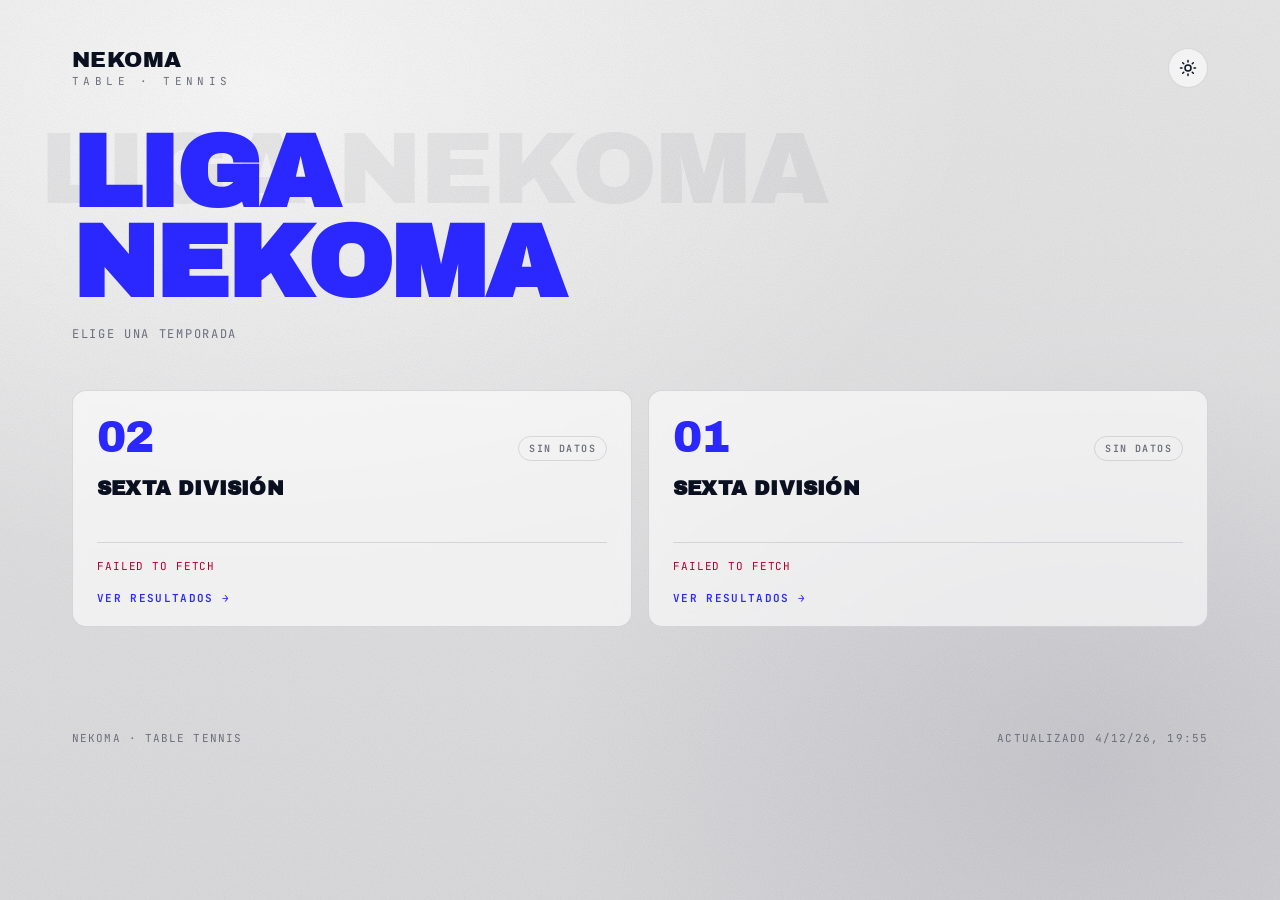
<file: index.html>
<!doctype html>
<html lang="es">
  <head>
    <meta charset="UTF-8" />
    <meta name="viewport" content="width=device-width, initial-scale=1.0" />
    <title>Liga Nekoma · Temporadas</title>
    <link rel="preconnect" href="https://fonts.googleapis.com" />
    <link rel="preconnect" href="https://fonts.gstatic.com" crossorigin />
    <link
      href="https://fonts.googleapis.com/css2?family=Archivo+Black&family=JetBrains+Mono:wght@400;600&family=Inter:wght@400;500;600;700&display=swap"
      rel="stylesheet"
    />
    <link rel="stylesheet" href="assets/styles.css" />
  </head>
  <body>
    <header>
      <div class="brand">NEKOMA<small>TABLE · TENNIS</small></div>
      <div class="header-actions">
        <button
          type="button"
          id="theme-toggle"
          class="theme-toggle"
          aria-label="Cambiar tema"
        >
          <svg
            class="icon-sun"
            width="18"
            height="18"
            viewBox="0 0 24 24"
            fill="none"
            stroke="currentColor"
            stroke-width="2"
            stroke-linecap="round"
            stroke-linejoin="round"
          >
            <circle cx="12" cy="12" r="4" />
            <path
              d="M12 2v2M12 20v2M4.93 4.93l1.41 1.41M17.66 17.66l1.41 1.41M2 12h2M20 12h2M4.93 19.07l1.41-1.41M17.66 6.34l1.41-1.41"
            />
          </svg>
          <svg
            class="icon-moon"
            width="18"
            height="18"
            viewBox="0 0 24 24"
            fill="none"
            stroke="currentColor"
            stroke-width="2"
            stroke-linecap="round"
            stroke-linejoin="round"
          >
            <path d="M21 12.79A9 9 0 1 1 11.21 3 7 7 0 0 0 21 12.79z" />
          </svg>
        </button>
      </div>
    </header>

    <section class="hero">
      <div class="ghost">LIGA NEKOMA</div>
      <h1>Liga<br />Nekoma</h1>
      <p class="hero-meta">Elige una temporada</p>
    </section>

    <main>
      <div class="seasons" id="seasons"></div>
    </main>

    <footer>
      <span>NEKOMA · TABLE TENNIS</span>
      <span id="updated"></span>
    </footer>

    <script src="assets/config.js"></script>
    <script src="assets/core.js"></script>
    <script src="assets/index.js"></script>
  </body>
</html>
</file>
<file: assets/styles.css>
:root {
  --bg: #e9e9ea;
  --bg-2: #dcdcde;
  --ink: #0b1020;
  --blue: #2a27ff;
  --blue-deep: #1a17d9;
  --muted: #6b6e7a;
  --line: rgba(11, 16, 32, 0.12);
  --card: rgba(255, 255, 255, 0.6);
  --hover: rgba(42, 39, 255, 0.04);
  --group: rgba(11, 16, 32, 0.04);
  --th-bg: rgba(255, 255, 255, 0.5);
  --select-arrow: "%230b1020";
}
body.dark {
  --bg: #0a0c14;
  --bg-2: #05060c;
  --ink: #e9ebf2;
  --blue: #5957ff;
  --blue-deep: #3f3ce6;
  --muted: #7e8393;
  --line: rgba(233, 235, 242, 0.1);
  --card: rgba(255, 255, 255, 0.035);
  --hover: rgba(89, 87, 255, 0.1);
  --group: rgba(255, 255, 255, 0.04);
  --th-bg: rgba(255, 255, 255, 0.03);
  --select-arrow: "%23e9ebf2";
}
body.dark::before {
  background:
    radial-gradient(
      1200px 800px at 20% 10%,
      rgba(89, 87, 255, 0.08),
      transparent 60%
    ),
    radial-gradient(
      900px 700px at 85% 85%,
      rgba(255, 255, 255, 0.04),
      transparent 60%
    ),
    linear-gradient(180deg, var(--bg) 0%, var(--bg-2) 100%) !important;
}
body.dark::after {
  opacity: 0.15;
  mix-blend-mode: screen;
}
body.dark .hero .ghost {
  color: rgba(233, 235, 242, 0.05);
}
body.dark .rank {
  background: var(--ink);
  color: #0a0c14;
}
body.dark .rank.top {
  background: var(--blue);
  color: #fff;
}

* {
  box-sizing: border-box;
}
html,
body {
  margin: 0;
  padding: 0;
}

body {
  font-family: "Inter", system-ui, sans-serif;
  color: var(--ink);
  background: var(--bg);
  min-height: 100vh;
  position: relative;
  overflow-x: hidden;
}

/* Grainy brushed background */
body::before {
  content: "";
  position: fixed;
  inset: 0;
  background:
    radial-gradient(
      1200px 800px at 20% 10%,
      rgba(255, 255, 255, 0.8),
      transparent 60%
    ),
    radial-gradient(
      900px 700px at 85% 85%,
      rgba(180, 180, 190, 0.5),
      transparent 60%
    ),
    linear-gradient(180deg, var(--bg) 0%, var(--bg-2) 100%);
  z-index: -2;
}
body::after {
  content: "";
  position: fixed;
  inset: 0;
  background-image: url("data:image/svg+xml;utf8,<svg xmlns='http://www.w3.org/2000/svg' width='240' height='240'><filter id='n'><feTurbulence type='fractalNoise' baseFrequency='0.85' numOctaves='2' stitchTiles='stitch'/><feColorMatrix values='0 0 0 0 0  0 0 0 0 0  0 0 0 0 0  0 0 0 0.35 0'/></filter><rect width='100%' height='100%' filter='url(%23n)' opacity='0.45'/></svg>");
  opacity: 0.35;
  mix-blend-mode: multiply;
  pointer-events: none;
  z-index: -1;
}

header {
  padding: 48px 32px 16px;
  max-width: 1200px;
  margin: 0 auto;
  display: flex;
  justify-content: space-between;
  align-items: flex-start;
  gap: 24px;
  flex-wrap: wrap;
}

.header-actions {
  display: flex;
  align-items: center;
  gap: 10px;
}

.brand {
  font-family: "Archivo Black", sans-serif;
  font-size: 22px;
  letter-spacing: 0.02em;
}
.brand small {
  display: block;
  font-family: "JetBrains Mono", monospace;
  font-weight: 400;
  font-size: 11px;
  letter-spacing: 0.4em;
  margin-top: 2px;
  color: var(--muted);
}

.hero {
  max-width: 1200px;
  margin: 0 auto;
  padding: 24px 32px 24px;
  position: relative;
}
.hero h1 {
  font-family: "Archivo Black", sans-serif;
  color: var(--blue);
  font-size: clamp(64px, 8vw, 140px);
  line-height: 0.88;
  margin: 0;
  letter-spacing: -0.02em;
  text-transform: uppercase;
  position: relative;
  z-index: 1;
}
.hero .ghost {
  position: absolute;
  top: 20px;
  left: 0;
  right: 0;
  font-family: "Archivo Black", sans-serif;
  font-size: clamp(64px, 8vw, 140px);
  line-height: 0.88;
  color: rgba(11, 16, 32, 0.06);
  white-space: nowrap;
  overflow: hidden;
  pointer-events: none;
  letter-spacing: -0.02em;
  text-transform: uppercase;
}
.hero .hero-meta {
  position: relative;
  z-index: 1;
  margin: 18px 0 0;
  font-family: "JetBrains Mono", monospace;
  font-size: 12px;
  letter-spacing: 0.14em;
  text-transform: uppercase;
  color: var(--muted);
  min-height: 16px;
}
.hero .hero-meta strong {
  color: var(--blue);
  font-weight: 600;
}

main {
  max-width: 1200px;
  margin: 0 auto;
  padding: 24px 32px 80px;
}

/* ---- Selector de temporada ---- */

.seasons {
  display: grid;
  grid-template-columns: repeat(auto-fit, minmax(300px, 1fr));
  gap: 16px;
}

.season-card {
  display: block;
  position: relative;
  text-decoration: none;
  color: inherit;
  background: var(--card);
  backdrop-filter: blur(6px);
  border: 1px solid var(--line);
  border-radius: 14px;
  padding: 24px 24px 20px;
  overflow: hidden;
  transition:
    border-color 0.15s,
    transform 0.15s,
    box-shadow 0.15s;
}
.season-card::before {
  content: "";
  position: absolute;
  inset: 0 auto 0 0;
  width: 3px;
  background: var(--blue);
  opacity: 0;
  transition: opacity 0.15s;
}
.season-card:hover {
  border-color: var(--blue);
  transform: translateY(-2px);
  box-shadow: 0 12px 32px rgba(11, 16, 32, 0.08);
}
.season-card:hover::before {
  opacity: 1;
}
.season-card:focus-visible {
  outline: 2px solid var(--blue);
  outline-offset: 3px;
}
body.dark .season-card:hover {
  box-shadow: 0 12px 32px rgba(0, 0, 0, 0.45);
}

.season-top {
  display: flex;
  align-items: baseline;
  justify-content: space-between;
  gap: 12px;
}
.season-num {
  font-family: "Archivo Black", sans-serif;
  font-size: 44px;
  line-height: 1;
  color: var(--blue);
  letter-spacing: -0.03em;
}
.season-status {
  font-family: "JetBrains Mono", monospace;
  font-size: 10px;
  font-weight: 600;
  letter-spacing: 0.14em;
  text-transform: uppercase;
  color: var(--muted);
  border: 1px solid var(--line);
  border-radius: 999px;
  padding: 5px 10px;
  white-space: nowrap;
}
.season-status.live {
  color: var(--blue);
  border-color: var(--blue);
}

.season-title {
  font-family: "Archivo Black", sans-serif;
  text-transform: uppercase;
  font-size: 20px;
  letter-spacing: 0.01em;
  margin: 16px 0 0;
  line-height: 1.15;
}
.season-period {
  font-family: "JetBrains Mono", monospace;
  font-size: 12px;
  letter-spacing: 0.1em;
  text-transform: uppercase;
  color: var(--muted);
  margin-top: 8px;
  min-height: 16px;
}
.season-stats {
  display: flex;
  flex-wrap: wrap;
  gap: 6px 14px;
  margin-top: 18px;
  padding-top: 16px;
  border-top: 1px solid var(--line);
  font-family: "JetBrains Mono", monospace;
  font-size: 11px;
  letter-spacing: 0.08em;
  text-transform: uppercase;
  color: var(--muted);
  min-height: 15px;
}
.season-stats b {
  color: var(--ink);
  font-weight: 600;
}
.season-go {
  display: inline-flex;
  align-items: center;
  gap: 8px;
  margin-top: 18px;
  font-family: "JetBrains Mono", monospace;
  font-size: 11px;
  font-weight: 600;
  letter-spacing: 0.12em;
  text-transform: uppercase;
  color: var(--blue);
}
.season-card.is-loading .season-period,
.season-card.is-loading .season-stats {
  opacity: 0.45;
}
.season-card.is-error .season-stats {
  color: #b0002a;
}

.tabs {
  display: flex;
  gap: 8px;
  margin-bottom: 24px;
  border-bottom: 1.5px solid var(--line);
  padding-bottom: 0;
  flex-wrap: wrap;
}
.tab {
  background: none;
  border: 0;
  padding: 14px 20px;
  font-family: "JetBrains Mono", monospace;
  font-size: 13px;
  font-weight: 600;
  letter-spacing: 0.08em;
  text-transform: uppercase;
  color: var(--muted);
  cursor: pointer;
  border-bottom: 3px solid transparent;
  margin-bottom: -1.5px;
  transition:
    color 0.15s,
    border-color 0.15s;
}
.tab:hover {
  color: var(--ink);
}
.tab.active {
  color: var(--blue);
  border-bottom-color: var(--blue);
}

.filters {
  display: flex;
  gap: 12px;
  margin-bottom: 16px;
  flex-wrap: wrap;
  align-items: flex-end;
}
.filter {
  display: flex;
  flex-direction: column;
  gap: 6px;
  font-family: "JetBrains Mono", monospace;
  font-size: 10px;
  letter-spacing: 0.12em;
  text-transform: uppercase;
  color: var(--muted);
}
.filter select {
  font-family: "Inter", system-ui, sans-serif;
  font-size: 14px;
  font-weight: 500;
  color: var(--ink);
  padding: 10px 34px 10px 14px;
  border: 1px solid var(--line);
  border-radius: 10px;
  background-color: var(--card);
  backdrop-filter: blur(6px);
  appearance: none;
  -webkit-appearance: none;
  background-image: url("data:image/svg+xml;utf8,<svg xmlns='http://www.w3.org/2000/svg' width='10' height='6' viewBox='0 0 10 6'><path d='M1 1l4 4 4-4' fill='none' stroke='%23888' stroke-width='1.5' stroke-linecap='round' stroke-linejoin='round'/></svg>");
  background-repeat: no-repeat;
  background-position: right 12px center;
  min-width: 180px;
  cursor: pointer;
  transition: border-color 0.15s;
}
.filter select:hover {
  border-color: rgba(11, 16, 32, 0.28);
}
.filter select:focus {
  outline: 2px solid var(--blue);
  outline-offset: 2px;
  border-color: var(--blue);
}
.filter select option {
  background: #ffffff;
  color: #0b1020;
}
body.dark .filter select {
  background-color: rgba(20, 22, 32, 0.9);
}
body.dark .filter select:hover {
  border-color: rgba(233, 235, 242, 0.25);
}
body.dark .filter select option {
  background: #14161f;
  color: #e9ebf2;
}
.filter-reset {
  font-family: "JetBrains Mono", monospace;
  font-size: 11px;
  font-weight: 600;
  letter-spacing: 0.1em;
  text-transform: uppercase;
  color: var(--muted);
  background: none;
  border: 1px solid var(--line);
  border-radius: 10px;
  padding: 10px 14px;
  cursor: pointer;
  transition:
    color 0.15s,
    border-color 0.15s;
}
.filter-reset:hover {
  color: var(--blue);
  border-color: var(--blue);
}

.back-link {
  font-family: "JetBrains Mono", monospace;
  font-size: 11px;
  font-weight: 600;
  letter-spacing: 0.1em;
  text-transform: uppercase;
  color: var(--muted);
  text-decoration: none;
  background: var(--card);
  backdrop-filter: blur(6px);
  border: 1px solid var(--line);
  border-radius: 999px;
  padding: 11px 16px;
  transition:
    color 0.15s,
    border-color 0.15s;
}
.back-link:hover {
  color: var(--blue);
  border-color: var(--blue);
}

.panel {
  display: none;
  animation: fade 0.25s ease;
}
.panel.active {
  display: block;
}
@keyframes fade {
  from {
    opacity: 0;
    transform: translateY(4px);
  }
  to {
    opacity: 1;
    transform: none;
  }
}

.card {
  background: var(--card);
  backdrop-filter: blur(6px);
  border: 1px solid var(--line);
  border-radius: 14px;
  overflow: hidden;
}

.table-wrap {
  width: 100%;
  overflow-x: auto;
  -webkit-overflow-scrolling: touch;
  scrollbar-width: thin;
}
.table-wrap::-webkit-scrollbar {
  height: 8px;
}
.table-wrap::-webkit-scrollbar-thumb {
  background: rgba(11, 16, 32, 0.2);
  border-radius: 999px;
}

table {
  width: 100%;
  min-width: 560px;
  border-collapse: collapse;
  font-size: 14px;
}
th,
td {
  text-align: left;
  padding: 14px 18px;
  border-bottom: 1px solid var(--line);
}
th {
  font-family: "JetBrains Mono", monospace;
  font-size: 11px;
  font-weight: 600;
  letter-spacing: 0.1em;
  text-transform: uppercase;
  color: var(--muted);
  background: var(--th-bg);
  position: sticky;
  top: 0;
}
tr:last-child td {
  border-bottom: 0;
}
tr:hover td {
  background: var(--hover);
}

td.num,
th.num {
  text-align: right;
  font-variant-numeric: tabular-nums;
}
.rank {
  display: inline-flex;
  align-items: center;
  justify-content: center;
  min-width: 28px;
  height: 28px;
  padding: 0 8px;
  border-radius: 999px;
  background: var(--ink);
  color: #fff;
  font-family: "JetBrains Mono", monospace;
  font-size: 12px;
  font-weight: 600;
}
.rank.top {
  background: var(--blue);
}

.team {
  font-family: "Archivo Black", sans-serif;
  text-transform: uppercase;
  letter-spacing: 0.01em;
  font-size: 15px;
}

.score {
  font-family: "JetBrains Mono", monospace;
  font-weight: 600;
  font-size: 16px;
  display: inline-flex;
  align-items: center;
  gap: 6px;
}
.score .sep {
  color: var(--muted);
}
.score .win,
.score.win {
  color: var(--blue);
}

.bar {
  position: relative;
  height: 6px;
  background: rgba(11, 16, 32, 0.08);
  border-radius: 999px;
  overflow: hidden;
  min-width: 80px;
}
.bar > span {
  position: absolute;
  inset: 0 auto 0 0;
  background: var(--blue);
  border-radius: 999px;
}
.bar-cell {
  min-width: 140px;
}
.bar-wrap {
  display: flex;
  align-items: center;
  gap: 10px;
}
.bar-wrap .pct {
  font-family: "JetBrains Mono", monospace;
  font-size: 12px;
  color: var(--muted);
  min-width: 42px;
  text-align: right;
}

.group-header td {
  background: var(--group);
  font-family: "Archivo Black", sans-serif;
  text-transform: uppercase;
  font-size: 13px;
  letter-spacing: 0.04em;
  padding-top: 18px;
  padding-bottom: 10px;
}

.state {
  padding: 40px;
  text-align: center;
  font-family: "JetBrains Mono", monospace;
  color: var(--muted);
  font-size: 13px;
  letter-spacing: 0.08em;
  text-transform: uppercase;
}
.state.error {
  color: #b0002a;
}

footer {
  max-width: 1200px;
  margin: 0 auto;
  padding: 24px 32px 40px;
  font-family: "JetBrains Mono", monospace;
  font-size: 11px;
  letter-spacing: 0.1em;
  text-transform: uppercase;
  color: var(--muted);
  display: flex;
  justify-content: space-between;
  gap: 16px;
  flex-wrap: wrap;
}

.theme-toggle {
  width: 40px;
  height: 40px;
  border-radius: 999px;
  border: 1px solid var(--line);
  background: var(--card);
  backdrop-filter: blur(6px);
  color: var(--ink);
  cursor: pointer;
  display: inline-flex;
  align-items: center;
  justify-content: center;
  flex: none;
  transition:
    color 0.15s,
    border-color 0.15s,
    transform 0.15s;
}
.theme-toggle:hover {
  color: var(--blue);
  border-color: var(--blue);
  transform: rotate(15deg);
}
.theme-toggle .icon-moon {
  display: none;
}
body.dark .theme-toggle .icon-sun {
  display: none;
}
body.dark .theme-toggle .icon-moon {
  display: inline-block;
}

.toolbar {
  display: flex;
  justify-content: flex-end;
  margin-bottom: 16px;
}
.btn-export {
  font-family: "JetBrains Mono", monospace;
  font-size: 11px;
  font-weight: 600;
  letter-spacing: 0.1em;
  text-transform: uppercase;
  color: var(--ink);
  background: var(--card);
  backdrop-filter: blur(6px);
  border: 1px solid var(--line);
  border-radius: 10px;
  padding: 10px 16px;
  cursor: pointer;
  transition:
    color 0.15s,
    border-color 0.15s,
    background 0.15s;
  margin-left: auto;
}
.btn-export:hover {
  color: var(--blue);
  border-color: var(--blue);
}
.btn-export:disabled {
  opacity: 0.6;
  cursor: wait;
}

th.sortable {
  cursor: pointer;
  user-select: none;
  padding-right: 28px;
  position: relative;
}
th.sortable:hover {
  color: var(--ink);
}
th.sortable::after {
  content: "";
  position: absolute;
  right: 12px;
  top: 50%;
  transform: translateY(-50%);
  width: 8px;
  height: 10px;
  background-image: url("data:image/svg+xml;utf8,<svg xmlns='http://www.w3.org/2000/svg' width='8' height='10' viewBox='0 0 8 10'><path d='M4 0l4 4H0z' fill='currentColor' opacity='0.25'/><path d='M4 10l4-4H0z' fill='currentColor' opacity='0.25'/></svg>");
  background-repeat: no-repeat;
  color: var(--ink);
  opacity: 0.6;
}
th.sortable.sort-asc::after {
  background-image: url("data:image/svg+xml;utf8,<svg xmlns='http://www.w3.org/2000/svg' width='8' height='10' viewBox='0 0 8 10'><path d='M4 0l4 4H0z' fill='%232a27ff'/><path d='M4 10l4-4H0z' fill='currentColor' opacity='0.25'/></svg>");
  color: var(--blue);
}
th.sortable.sort-desc::after {
  background-image: url("data:image/svg+xml;utf8,<svg xmlns='http://www.w3.org/2000/svg' width='8' height='10' viewBox='0 0 8 10'><path d='M4 0l4 4H0z' fill='currentColor' opacity='0.25'/><path d='M4 10l4-4H0z' fill='%232a27ff'/></svg>");
  color: var(--blue);
}
th.sortable.active {
  color: var(--blue);
}

@media (max-width: 640px) {
  header {
    padding: 28px 20px 8px;
  }
  .hero {
    padding: 16px 20px;
  }
  main {
    padding: 16px 20px 60px;
  }
  .seasons {
    grid-template-columns: 1fr;
  }
  .season-card {
    padding: 20px 20px 18px;
  }
  .season-num {
    font-size: 36px;
  }
  .season-title {
    font-size: 18px;
  }
  table {
    font-size: 13px;
    min-width: 520px;
  }
  th,
  td {
    padding: 11px 12px;
  }
  th {
    font-size: 10px;
  }
  .team {
    font-size: 13px;
  }
  .score {
    font-size: 14px;
  }
  .bar-cell {
    min-width: 110px;
  }
  .bar-wrap .pct {
    font-size: 11px;
    min-width: 36px;
  }
  .rank {
    min-width: 24px;
    height: 24px;
    font-size: 11px;
  }
  footer {
    padding: 16px 20px 28px;
    font-size: 10px;
  }
}
@media (max-width: 420px) {
  .hero h1,
  .hero .ghost {
    font-size: clamp(52px, 16vw, 96px);
  }
  .tab {
    padding: 12px 14px;
    font-size: 12px;
  }
}
</file>
